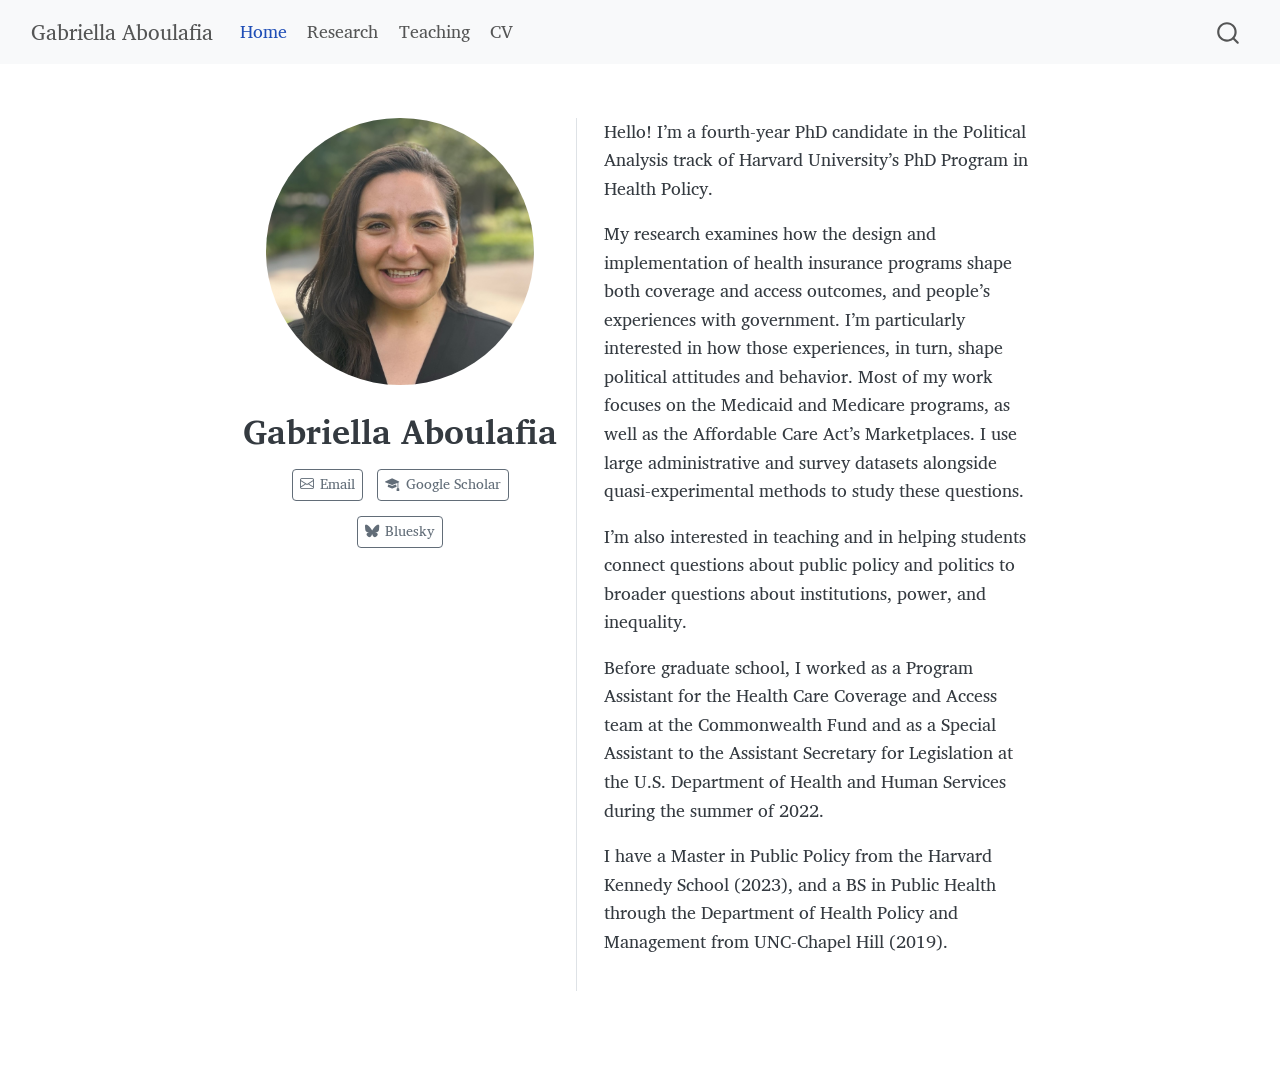
<file: docs/index.html>
<!DOCTYPE html>
<html xmlns="http://www.w3.org/1999/xhtml" lang="en" xml:lang="en"><head>

<meta charset="utf-8">
<meta name="generator" content="quarto-1.9.36">

<meta name="viewport" content="width=device-width, initial-scale=1.0, user-scalable=yes">

<meta name="description" content="Gabriella (Gaby) Aboulafia is a PhD candidate in Health Policy at Harvard University studying Medicaid, Medicare, and the Affordable Care Act’s Marketplaces.">

<title>Gabriella Aboulafia</title>
<style>
/* Default styles provided by pandoc.
** See https://pandoc.org/MANUAL.html#variables-for-html for config info.
*/
code{white-space: pre-wrap;}
span.smallcaps{font-variant: small-caps;}
div.columns{display: flex; gap: min(4vw, 1.5em);}
div.column{flex: auto; overflow-x: auto;}
div.hanging-indent{margin-left: 1.5em; text-indent: -1.5em;}
ul.task-list{list-style: none;}
ul.task-list li input[type="checkbox"] {
  width: 0.8em;
  margin: 0 0.8em 0.2em -1em; /* quarto-specific, see https://github.com/quarto-dev/quarto-cli/issues/4556 */ 
  vertical-align: middle;
}
</style>


<script src="site_libs/quarto-nav/quarto-nav.js"></script>
<script src="site_libs/quarto-nav/headroom.min.js"></script>
<script src="site_libs/clipboard/clipboard.min.js"></script>
<script src="site_libs/quarto-search/autocomplete.umd.js"></script>
<script src="site_libs/quarto-search/fuse.min.js"></script>
<script src="site_libs/quarto-search/quarto-search.js"></script>
<meta name="quarto:offset" content="./">
<script src="site_libs/quarto-html/quarto.js" type="module"></script>
<script src="site_libs/quarto-html/tabsets/tabsets.js" type="module"></script>
<script src="site_libs/quarto-html/popper.min.js"></script>
<script src="site_libs/quarto-html/tippy.umd.min.js"></script>
<link href="site_libs/quarto-html/tippy.css" rel="stylesheet">
<link href="site_libs/quarto-html/quarto-syntax-highlighting-845c23b38eaddc0f92fda52bfe77a8c8.css" rel="stylesheet" id="quarto-text-highlighting-styles">
<script src="site_libs/bootstrap/bootstrap.min.js"></script>
<link href="site_libs/bootstrap/bootstrap-icons.css" rel="stylesheet">
<link href="site_libs/bootstrap/bootstrap-dfab3d8a36e09fd0820029a806bcaeb9.min.css" rel="stylesheet" append-hash="true" id="quarto-bootstrap" data-mode="light">
<script id="quarto-search-options" type="application/json">{
  "location": "navbar",
  "copy-button": false,
  "collapse-after": 3,
  "panel-placement": "end",
  "type": "overlay",
  "limit": 50,
  "keyboard-shortcut": [
    "f",
    "/",
    "s"
  ],
  "show-item-context": false,
  "language": {
    "search-no-results-text": "No results",
    "search-matching-documents-text": "matching documents",
    "search-copy-link-title": "Copy link to search",
    "search-hide-matches-text": "Hide additional matches",
    "search-more-match-text": "more match in this document",
    "search-more-matches-text": "more matches in this document",
    "search-clear-button-title": "Clear",
    "search-text-placeholder": "",
    "search-detached-cancel-button-title": "Cancel",
    "search-submit-button-title": "Submit",
    "search-label": "Search"
  }
}</script>
<!-- Structured data: tells Google this page is about a specific person, and
     that "Gaby Aboulafia" is the same person as "Gabriella Aboulafia".
     The sameAs links are how Google ties the profiles together. -->
<script type="application/ld+json">
{
  "@context": "https://schema.org",
  "@type": "Person",
  "name": "Gabriella Aboulafia",
  "alternateName": ["Gaby Aboulafia", "Gabriella N. Aboulafia"],
  "url": "https://gaboulafia.com",
  "image": "https://gaboulafia.com/profile.jpg",
  "email": "mailto:gaboulafia@g.harvard.edu",
  "jobTitle": "PhD Candidate in Health Policy",
  "description": "PhD candidate in Health Policy at Harvard University studying Medicaid, Medicare, and the Affordable Care Act's Marketplaces.",
  "affiliation": {
    "@type": "CollegeOrUniversity",
    "name": "Harvard University"
  },
  "alumniOf": [
    { "@type": "CollegeOrUniversity", "name": "Harvard Kennedy School" },
    { "@type": "CollegeOrUniversity", "name": "University of North Carolina at Chapel Hill" }
  ],
  "knowsAbout": [
    "Health policy",
    "Medicaid",
    "Medicare",
    "Affordable Care Act",
    "Health insurance",
    "Political behavior"
  ],
  "sameAs": [
    "https://scholar.google.com/citations?user=ynljUeAAAAAJ",
    "https://bsky.app/profile/gabyaboulafia.bsky.social"
  ]
}
</script>


<link rel="stylesheet" href="styles.css">
<meta property="og:title" content="Gabriella Aboulafia">
<meta property="og:description" content="Gabriella (Gaby) Aboulafia is a PhD candidate in Health Policy at Harvard University studying Medicaid, Medicare, and the Affordable Care Act’s Marketplaces, and how experiences with health insurance shape political attitudes and behavior.">
<meta property="og:image" content="https://gaboulafia.com/profile.jpg">
<meta property="og:site_name" content="Gabriella Aboulafia">
<meta name="twitter:title" content="Gabriella Aboulafia">
<meta name="twitter:description" content="Gabriella (Gaby) Aboulafia is a PhD candidate in Health Policy at Harvard University studying Medicaid, Medicare, and the Affordable Care Act’s Marketplaces, and how experiences with health insurance shape political attitudes and behavior.">
<meta name="twitter:image" content="https://gaboulafia.com/profile.jpg">
<meta name="twitter:card" content="summary_large_image">
</head>

<body class="nav-fixed fullcontent quarto-light">

<div id="quarto-search-results"></div>
  <header id="quarto-header" class="headroom fixed-top">
    <nav class="navbar navbar-expand-lg " data-bs-theme="dark">
      <div class="navbar-container container-fluid">
      <div class="navbar-brand-container mx-auto">
    <a class="navbar-brand" href="./index.html">
    <span class="navbar-title">Gabriella Aboulafia</span>
    </a>
  </div>
            <div id="quarto-search" class="" title="Search"></div>
          <button class="navbar-toggler" type="button" data-bs-toggle="collapse" data-bs-target="#navbarCollapse" aria-controls="navbarCollapse" role="menu" aria-expanded="false" aria-label="Toggle navigation" onclick="if (window.quartoToggleHeadroom) { window.quartoToggleHeadroom(); }">
  <span class="navbar-toggler-icon"></span>
</button>
          <div class="collapse navbar-collapse" id="navbarCollapse">
            <ul class="navbar-nav navbar-nav-scroll me-auto">
  <li class="nav-item">
    <a class="nav-link active" href="./index.html" aria-current="page"> 
<span class="menu-text">Home</span></a>
  </li>  
  <li class="nav-item">
    <a class="nav-link" href="./research.html"> 
<span class="menu-text">Research</span></a>
  </li>  
  <li class="nav-item">
    <a class="nav-link" href="./teaching.html"> 
<span class="menu-text">Teaching</span></a>
  </li>  
  <li class="nav-item">
    <a class="nav-link" href="./cv.pdf"> 
<span class="menu-text">CV</span></a>
  </li>  
</ul>
          </div> <!-- /navcollapse -->
            <div class="quarto-navbar-tools">
</div>
      </div> <!-- /container-fluid -->
    </nav>
</header>
<!-- content -->
<div id="quarto-content" class="quarto-container page-columns page-rows-contents page-layout-article page-navbar">
<!-- sidebar -->
<!-- margin-sidebar -->
    
<!-- main -->
<div class="quarto-about-trestles">
  <div class="about-entity">
    <img src="profile.jpg" class="about-image
  round " style="height: 15em; width: 15em;">
<header id="title-block-header" class="quarto-title-block default">
<div class="quarto-title">
<h1 class="title">Gabriella Aboulafia</h1>
</div>
<div class="quarto-title-meta">
  </div>
</header>
    <div class="about-links">
  <a href="mailto:gaboulafia@g.harvard.edu" class="about-link" rel="" target="">
    <i class="bi bi-envelope"></i>
     <span class="about-link-text">Email</span>
  </a>
  <a href="https://scholar.google.com/citations?user=ynljUeAAAAAJ" class="about-link" rel="" target="">
    <i class="bi bi-mortarboard-fill"></i>
     <span class="about-link-text">Google Scholar</span>
  </a>
  <a href="https://bsky.app/profile/gabyaboulafia.bsky.social" class="about-link" rel="" target="">
    <i class="bi bi-bluesky"></i>
     <span class="about-link-text">Bluesky</span>
  </a>
</div>
  </div>
  <div class="about-contents"><main class="content" id="quarto-document-content">
<p>Hello! I’m a fourth-year PhD candidate in the Political Analysis track of Harvard University’s PhD Program in Health Policy.</p>
<p>My research examines how the design and implementation of health insurance programs shape both coverage and access outcomes, and people’s experiences with government. I’m particularly interested in how those experiences, in turn, shape political attitudes and behavior. Most of my work focuses on the Medicaid and Medicare programs, as well as the Affordable Care Act’s Marketplaces. I use large administrative and survey datasets alongside quasi-experimental methods to study these questions.</p>
<p>I’m also interested in teaching and in helping students connect questions about public policy and politics to broader questions about institutions, power, and inequality.</p>
<p>Before graduate school, I worked as a Program Assistant for the Health Care Coverage and Access team at the Commonwealth Fund and as a Special Assistant to the Assistant Secretary for Legislation at the U.S. Department of Health and Human Services during the summer of 2022.</p>
<p>I have a Master in Public Policy from the Harvard Kennedy School (2023), and a BS in Public Health through the Department of Health Policy and Management from UNC-Chapel Hill (2019).</p>


</main></div>
</div>
 <!-- /main -->
<script id="quarto-html-after-body" type="application/javascript">
  window.document.addEventListener("DOMContentLoaded", function (event) {
    const isCodeAnnotation = (el) => {
      for (const clz of el.classList) {
        if (clz.startsWith('code-annotation-')) {                     
          return true;
        }
      }
      return false;
    }
    const onCopySuccess = function(e) {
      // button target
      const button = e.trigger;
      // don't keep focus
      button.blur();
      // flash "checked"
      button.classList.add('code-copy-button-checked');
      var currentTitle = button.getAttribute("title");
      button.setAttribute("title", "Copied!");
      let tooltip;
      if (window.bootstrap) {
        button.setAttribute("data-bs-toggle", "tooltip");
        button.setAttribute("data-bs-placement", "left");
        button.setAttribute("data-bs-title", "Copied!");
        tooltip = new bootstrap.Tooltip(button, 
          { trigger: "manual", 
            customClass: "code-copy-button-tooltip",
            offset: [0, -8]});
        tooltip.show();    
      }
      setTimeout(function() {
        if (tooltip) {
          tooltip.hide();
          button.removeAttribute("data-bs-title");
          button.removeAttribute("data-bs-toggle");
          button.removeAttribute("data-bs-placement");
        }
        button.setAttribute("title", currentTitle);
        button.classList.remove('code-copy-button-checked');
      }, 1000);
      // clear code selection
      e.clearSelection();
    }
    const getTextToCopy = function(trigger) {
      const outerScaffold = trigger.parentElement.cloneNode(true);
      const codeEl = outerScaffold.querySelector('code');
      for (const childEl of codeEl.children) {
        if (isCodeAnnotation(childEl)) {
          childEl.remove();
        }
      }
      return codeEl.innerText;
    }
    const clipboard = new window.ClipboardJS('.code-copy-button:not([data-in-quarto-modal])', {
      text: getTextToCopy
    });
    clipboard.on('success', onCopySuccess);
    if (window.document.getElementById('quarto-embedded-source-code-modal')) {
      const clipboardModal = new window.ClipboardJS('.code-copy-button[data-in-quarto-modal]', {
        text: getTextToCopy,
        container: window.document.getElementById('quarto-embedded-source-code-modal')
      });
      clipboardModal.on('success', onCopySuccess);
    }
      var localhostRegex = new RegExp(/^(?:http|https):\/\/localhost\:?[0-9]*\//);
      var mailtoRegex = new RegExp(/^mailto:/);
        var filterRegex = new RegExp("https:\/\/gaboulafia\.com");
      var isInternal = (href) => {
          return filterRegex.test(href) || localhostRegex.test(href) || mailtoRegex.test(href);
      }
      // Inspect non-navigation links and adorn them if external
     var links = window.document.querySelectorAll('a[href]:not(.nav-link):not(.navbar-brand):not(.toc-action):not(.sidebar-link):not(.sidebar-item-toggle):not(.pagination-link):not(.no-external):not([aria-hidden]):not(.dropdown-item):not(.quarto-navigation-tool):not(.about-link)');
      for (var i=0; i<links.length; i++) {
        const link = links[i];
        if (!isInternal(link.href)) {
          // undo the damage that might have been done by quarto-nav.js in the case of
          // links that we want to consider external
          if (link.dataset.originalHref !== undefined) {
            link.href = link.dataset.originalHref;
          }
        }
      }
    function tippyHover(el, contentFn, onTriggerFn, onUntriggerFn) {
      const config = {
        allowHTML: true,
        maxWidth: 500,
        delay: 100,
        arrow: false,
        appendTo: function(el) {
            return el.parentElement;
        },
        interactive: true,
        interactiveBorder: 10,
        theme: 'quarto',
        placement: 'bottom-start',
      };
      if (contentFn) {
        config.content = contentFn;
      }
      if (onTriggerFn) {
        config.onTrigger = onTriggerFn;
      }
      if (onUntriggerFn) {
        config.onUntrigger = onUntriggerFn;
      }
      window.tippy(el, config); 
    }
    const noterefs = window.document.querySelectorAll('a[role="doc-noteref"]');
    for (var i=0; i<noterefs.length; i++) {
      const ref = noterefs[i];
      tippyHover(ref, function() {
        // use id or data attribute instead here
        let href = ref.getAttribute('data-footnote-href') || ref.getAttribute('href');
        try { href = new URL(href).hash; } catch {}
        const id = href.replace(/^#\/?/, "");
        const note = window.document.getElementById(id);
        if (note) {
          return note.innerHTML;
        } else {
          return "";
        }
      });
    }
    const xrefs = window.document.querySelectorAll('a.quarto-xref');
    const processXRef = (id, note) => {
      // Strip column container classes
      const stripColumnClz = (el) => {
        el.classList.remove("page-full", "page-columns");
        if (el.children) {
          for (const child of el.children) {
            stripColumnClz(child);
          }
        }
      }
      stripColumnClz(note)
      if (id === null || id.startsWith('sec-')) {
        // Special case sections, only their first couple elements
        const container = document.createElement("div");
        if (note.children && note.children.length > 2) {
          container.appendChild(note.children[0].cloneNode(true));
          for (let i = 1; i < note.children.length; i++) {
            const child = note.children[i];
            if (child.tagName === "P" && child.innerText === "") {
              continue;
            } else {
              container.appendChild(child.cloneNode(true));
              break;
            }
          }
          if (window.Quarto?.typesetMath) {
            window.Quarto.typesetMath(container);
          }
          return container.innerHTML
        } else {
          if (window.Quarto?.typesetMath) {
            window.Quarto.typesetMath(note);
          }
          return note.innerHTML;
        }
      } else {
        // Remove any anchor links if they are present
        const anchorLink = note.querySelector('a.anchorjs-link');
        if (anchorLink) {
          anchorLink.remove();
        }
        if (window.Quarto?.typesetMath) {
          window.Quarto.typesetMath(note);
        }
        if (note.classList.contains("callout")) {
          return note.outerHTML;
        } else {
          return note.innerHTML;
        }
      }
    }
    for (var i=0; i<xrefs.length; i++) {
      const xref = xrefs[i];
      tippyHover(xref, undefined, function(instance) {
        instance.disable();
        let url = xref.getAttribute('href');
        let hash = undefined; 
        if (url.startsWith('#')) {
          hash = url;
        } else {
          try { hash = new URL(url).hash; } catch {}
        }
        if (hash) {
          const id = hash.replace(/^#\/?/, "");
          const note = window.document.getElementById(id);
          if (note !== null) {
            try {
              const html = processXRef(id, note.cloneNode(true));
              instance.setContent(html);
            } finally {
              instance.enable();
              instance.show();
            }
          } else {
            // See if we can fetch this
            fetch(url.split('#')[0])
            .then(res => res.text())
            .then(html => {
              const parser = new DOMParser();
              const htmlDoc = parser.parseFromString(html, "text/html");
              const note = htmlDoc.getElementById(id);
              if (note !== null) {
                const html = processXRef(id, note);
                instance.setContent(html);
              } 
            }).finally(() => {
              instance.enable();
              instance.show();
            });
          }
        } else {
          // See if we can fetch a full url (with no hash to target)
          // This is a special case and we should probably do some content thinning / targeting
          fetch(url)
          .then(res => res.text())
          .then(html => {
            const parser = new DOMParser();
            const htmlDoc = parser.parseFromString(html, "text/html");
            const note = htmlDoc.querySelector('main.content');
            if (note !== null) {
              // This should only happen for chapter cross references
              // (since there is no id in the URL)
              // remove the first header
              if (note.children.length > 0 && note.children[0].tagName === "HEADER") {
                note.children[0].remove();
              }
              const html = processXRef(null, note);
              instance.setContent(html);
            } 
          }).finally(() => {
            instance.enable();
            instance.show();
          });
        }
      }, function(instance) {
      });
    }
        let selectedAnnoteEl;
        const selectorForAnnotation = ( cell, annotation) => {
          let cellAttr = 'data-code-cell="' + cell + '"';
          let lineAttr = 'data-code-annotation="' +  annotation + '"';
          const selector = 'span[' + cellAttr + '][' + lineAttr + ']';
          return selector;
        }
        const selectCodeLines = (annoteEl) => {
          const doc = window.document;
          const targetCell = annoteEl.getAttribute("data-target-cell");
          const targetAnnotation = annoteEl.getAttribute("data-target-annotation");
          const annoteSpan = window.document.querySelector(selectorForAnnotation(targetCell, targetAnnotation));
          const lines = annoteSpan.getAttribute("data-code-lines").split(",");
          const lineIds = lines.map((line) => {
            return targetCell + "-" + line;
          })
          let top = null;
          let height = null;
          let parent = null;
          if (lineIds.length > 0) {
              //compute the position of the single el (top and bottom and make a div)
              const el = window.document.getElementById(lineIds[0]);
              top = el.offsetTop;
              height = el.offsetHeight;
              parent = el.parentElement.parentElement;
            if (lineIds.length > 1) {
              const lastEl = window.document.getElementById(lineIds[lineIds.length - 1]);
              const bottom = lastEl.offsetTop + lastEl.offsetHeight;
              height = bottom - top;
            }
            if (top !== null && height !== null && parent !== null) {
              // cook up a div (if necessary) and position it 
              let div = window.document.getElementById("code-annotation-line-highlight");
              if (div === null) {
                div = window.document.createElement("div");
                div.setAttribute("id", "code-annotation-line-highlight");
                div.style.position = 'absolute';
                parent.appendChild(div);
              }
              div.style.top = top - 2 + "px";
              div.style.height = height + 4 + "px";
              div.style.left = 0;
              let gutterDiv = window.document.getElementById("code-annotation-line-highlight-gutter");
              if (gutterDiv === null) {
                gutterDiv = window.document.createElement("div");
                gutterDiv.setAttribute("id", "code-annotation-line-highlight-gutter");
                gutterDiv.style.position = 'absolute';
                const codeCell = window.document.getElementById(targetCell);
                const gutter = codeCell.querySelector('.code-annotation-gutter');
                gutter.appendChild(gutterDiv);
              }
              gutterDiv.style.top = top - 2 + "px";
              gutterDiv.style.height = height + 4 + "px";
            }
            selectedAnnoteEl = annoteEl;
          }
        };
        const unselectCodeLines = () => {
          const elementsIds = ["code-annotation-line-highlight", "code-annotation-line-highlight-gutter"];
          elementsIds.forEach((elId) => {
            const div = window.document.getElementById(elId);
            if (div) {
              div.remove();
            }
          });
          selectedAnnoteEl = undefined;
        };
          // Handle positioning of the toggle
      window.addEventListener(
        "resize",
        throttle(() => {
          elRect = undefined;
          if (selectedAnnoteEl) {
            selectCodeLines(selectedAnnoteEl);
          }
        }, 10)
      );
      function throttle(fn, ms) {
      let throttle = false;
      let timer;
        return (...args) => {
          if(!throttle) { // first call gets through
              fn.apply(this, args);
              throttle = true;
          } else { // all the others get throttled
              if(timer) clearTimeout(timer); // cancel #2
              timer = setTimeout(() => {
                fn.apply(this, args);
                timer = throttle = false;
              }, ms);
          }
        };
      }
        // Attach click handler to the DT
        const annoteDls = window.document.querySelectorAll('dt[data-target-cell]');
        for (const annoteDlNode of annoteDls) {
          annoteDlNode.addEventListener('click', (event) => {
            const clickedEl = event.target;
            if (clickedEl !== selectedAnnoteEl) {
              unselectCodeLines();
              const activeEl = window.document.querySelector('dt[data-target-cell].code-annotation-active');
              if (activeEl) {
                activeEl.classList.remove('code-annotation-active');
              }
              selectCodeLines(clickedEl);
              clickedEl.classList.add('code-annotation-active');
            } else {
              // Unselect the line
              unselectCodeLines();
              clickedEl.classList.remove('code-annotation-active');
            }
          });
        }
    const findCites = (el) => {
      const parentEl = el.parentElement;
      if (parentEl) {
        const cites = parentEl.dataset.cites;
        if (cites) {
          return {
            el,
            cites: cites.split(' ')
          };
        } else {
          return findCites(el.parentElement)
        }
      } else {
        return undefined;
      }
    };
    var bibliorefs = window.document.querySelectorAll('a[role="doc-biblioref"]');
    for (var i=0; i<bibliorefs.length; i++) {
      const ref = bibliorefs[i];
      const citeInfo = findCites(ref);
      if (citeInfo) {
        tippyHover(citeInfo.el, function() {
          var popup = window.document.createElement('div');
          citeInfo.cites.forEach(function(cite) {
            var citeDiv = window.document.createElement('div');
            citeDiv.classList.add('hanging-indent');
            citeDiv.classList.add('csl-entry');
            var biblioDiv = window.document.getElementById('ref-' + cite);
            if (biblioDiv) {
              citeDiv.innerHTML = biblioDiv.innerHTML;
            }
            popup.appendChild(citeDiv);
          });
          return popup.innerHTML;
        });
      }
    }
  });
  </script>
</div> <!-- /content -->




</body></html>
</file>
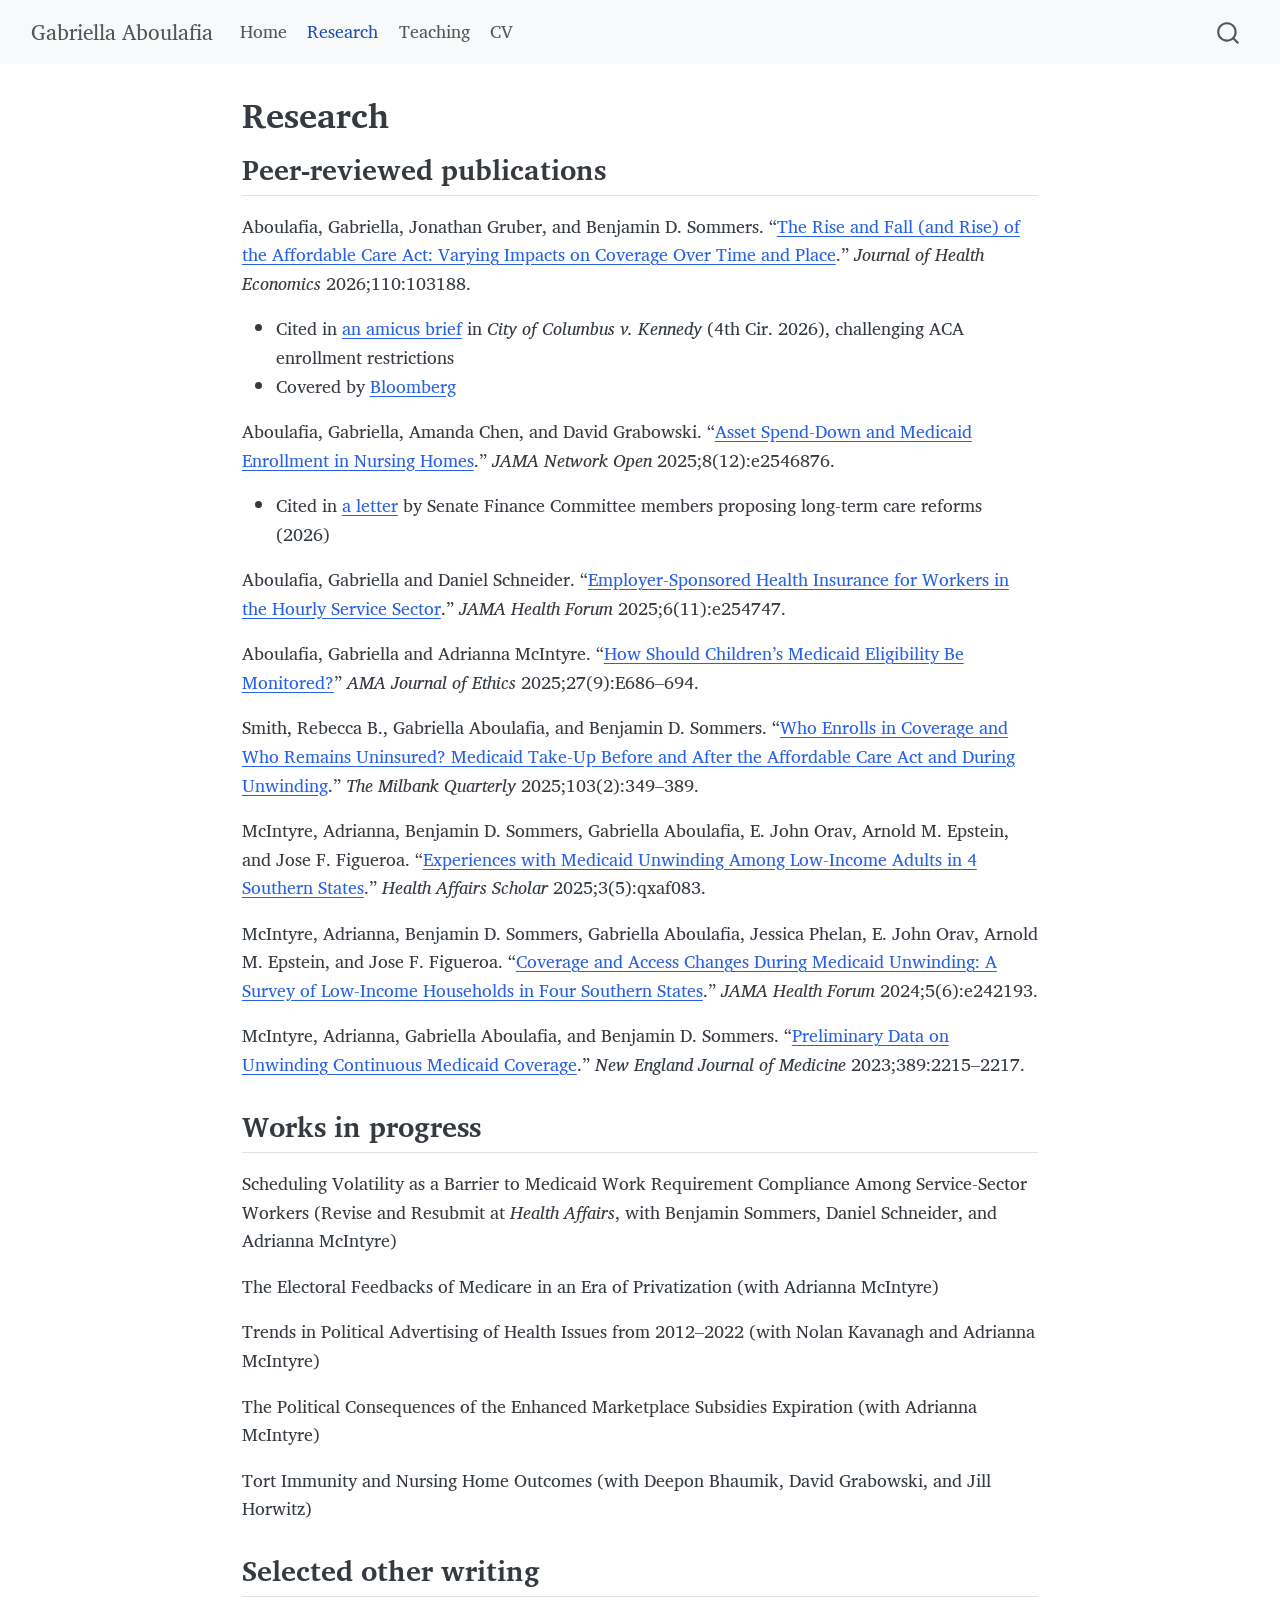
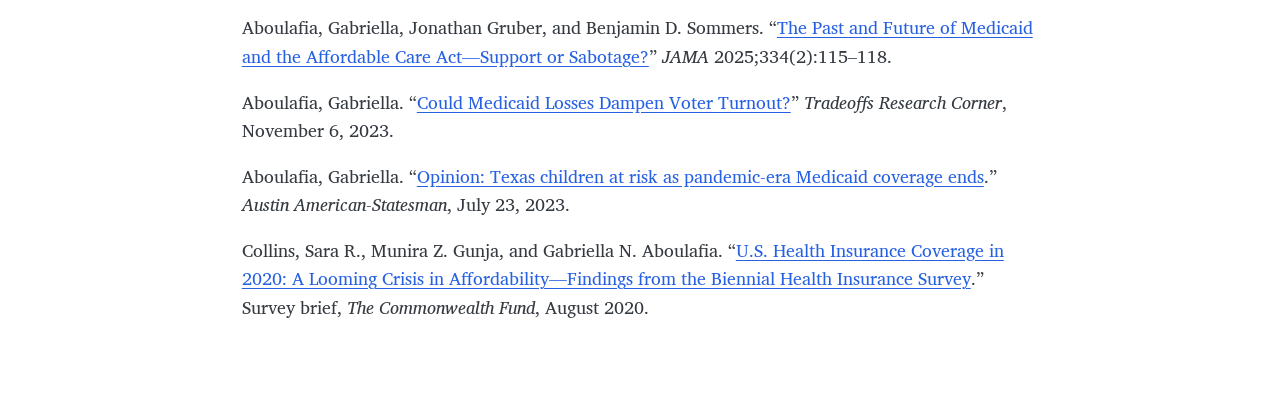
<file: docs/research.html>
<!DOCTYPE html>
<html xmlns="http://www.w3.org/1999/xhtml" lang="en" xml:lang="en"><head>

<meta charset="utf-8">
<meta name="generator" content="quarto-1.9.36">

<meta name="viewport" content="width=device-width, initial-scale=1.0, user-scalable=yes">

<meta name="description" content="Publications and working papers by Gabriella (Gaby) Aboulafia on Medicaid, Medicare, the Affordable Care Act, and the politics of health insurance.">

<title>Research – Gabriella Aboulafia</title>
<style>
/* Default styles provided by pandoc.
** See https://pandoc.org/MANUAL.html#variables-for-html for config info.
*/
code{white-space: pre-wrap;}
span.smallcaps{font-variant: small-caps;}
div.columns{display: flex; gap: min(4vw, 1.5em);}
div.column{flex: auto; overflow-x: auto;}
div.hanging-indent{margin-left: 1.5em; text-indent: -1.5em;}
ul.task-list{list-style: none;}
ul.task-list li input[type="checkbox"] {
  width: 0.8em;
  margin: 0 0.8em 0.2em -1em; /* quarto-specific, see https://github.com/quarto-dev/quarto-cli/issues/4556 */ 
  vertical-align: middle;
}
</style>


<script src="site_libs/quarto-nav/quarto-nav.js"></script>
<script src="site_libs/quarto-nav/headroom.min.js"></script>
<script src="site_libs/clipboard/clipboard.min.js"></script>
<script src="site_libs/quarto-search/autocomplete.umd.js"></script>
<script src="site_libs/quarto-search/fuse.min.js"></script>
<script src="site_libs/quarto-search/quarto-search.js"></script>
<meta name="quarto:offset" content="./">
<script src="site_libs/quarto-html/quarto.js" type="module"></script>
<script src="site_libs/quarto-html/tabsets/tabsets.js" type="module"></script>
<script src="site_libs/quarto-html/popper.min.js"></script>
<script src="site_libs/quarto-html/tippy.umd.min.js"></script>
<script src="site_libs/quarto-html/anchor.min.js"></script>
<link href="site_libs/quarto-html/tippy.css" rel="stylesheet">
<link href="site_libs/quarto-html/quarto-syntax-highlighting-845c23b38eaddc0f92fda52bfe77a8c8.css" rel="stylesheet" id="quarto-text-highlighting-styles">
<script src="site_libs/bootstrap/bootstrap.min.js"></script>
<link href="site_libs/bootstrap/bootstrap-icons.css" rel="stylesheet">
<link href="site_libs/bootstrap/bootstrap-dfab3d8a36e09fd0820029a806bcaeb9.min.css" rel="stylesheet" append-hash="true" id="quarto-bootstrap" data-mode="light">
<script id="quarto-search-options" type="application/json">{
  "location": "navbar",
  "copy-button": false,
  "collapse-after": 3,
  "panel-placement": "end",
  "type": "overlay",
  "limit": 50,
  "keyboard-shortcut": [
    "f",
    "/",
    "s"
  ],
  "show-item-context": false,
  "language": {
    "search-no-results-text": "No results",
    "search-matching-documents-text": "matching documents",
    "search-copy-link-title": "Copy link to search",
    "search-hide-matches-text": "Hide additional matches",
    "search-more-match-text": "more match in this document",
    "search-more-matches-text": "more matches in this document",
    "search-clear-button-title": "Clear",
    "search-text-placeholder": "",
    "search-detached-cancel-button-title": "Cancel",
    "search-submit-button-title": "Submit",
    "search-label": "Search"
  }
}</script>
<!-- Structured data: tells Google this page is about a specific person, and
     that "Gaby Aboulafia" is the same person as "Gabriella Aboulafia".
     The sameAs links are how Google ties the profiles together. -->
<script type="application/ld+json">
{
  "@context": "https://schema.org",
  "@type": "Person",
  "name": "Gabriella Aboulafia",
  "alternateName": ["Gaby Aboulafia", "Gabriella N. Aboulafia"],
  "url": "https://gaboulafia.com",
  "image": "https://gaboulafia.com/profile.jpg",
  "email": "mailto:gaboulafia@g.harvard.edu",
  "jobTitle": "PhD Candidate in Health Policy",
  "description": "PhD candidate in Health Policy at Harvard University studying Medicaid, Medicare, and the Affordable Care Act's Marketplaces.",
  "affiliation": {
    "@type": "CollegeOrUniversity",
    "name": "Harvard University"
  },
  "alumniOf": [
    { "@type": "CollegeOrUniversity", "name": "Harvard Kennedy School" },
    { "@type": "CollegeOrUniversity", "name": "University of North Carolina at Chapel Hill" }
  ],
  "knowsAbout": [
    "Health policy",
    "Medicaid",
    "Medicare",
    "Affordable Care Act",
    "Health insurance",
    "Political behavior"
  ],
  "sameAs": [
    "https://scholar.google.com/citations?user=ynljUeAAAAAJ",
    "https://bsky.app/profile/gabyaboulafia.bsky.social"
  ]
}
</script>


<link rel="stylesheet" href="styles.css">
<meta property="og:title" content="Research – Gabriella Aboulafia">
<meta property="og:description" content="Gabriella (Gaby) Aboulafia is a PhD candidate in Health Policy at Harvard University studying Medicaid, Medicare, and the Affordable Care Act’s Marketplaces, and how experiences with health insurance shape political attitudes and behavior.">
<meta property="og:image" content="https://gaboulafia.com/profile.jpg">
<meta property="og:site_name" content="Gabriella Aboulafia">
<meta name="twitter:title" content="Research – Gabriella Aboulafia">
<meta name="twitter:description" content="Gabriella (Gaby) Aboulafia is a PhD candidate in Health Policy at Harvard University studying Medicaid, Medicare, and the Affordable Care Act’s Marketplaces, and how experiences with health insurance shape political attitudes and behavior.">
<meta name="twitter:image" content="https://gaboulafia.com/profile.jpg">
<meta name="twitter:card" content="summary_large_image">
</head>

<body class="nav-fixed fullcontent quarto-light">

<div id="quarto-search-results"></div>
  <header id="quarto-header" class="headroom fixed-top">
    <nav class="navbar navbar-expand-lg " data-bs-theme="dark">
      <div class="navbar-container container-fluid">
      <div class="navbar-brand-container mx-auto">
    <a class="navbar-brand" href="./index.html">
    <span class="navbar-title">Gabriella Aboulafia</span>
    </a>
  </div>
            <div id="quarto-search" class="" title="Search"></div>
          <button class="navbar-toggler" type="button" data-bs-toggle="collapse" data-bs-target="#navbarCollapse" aria-controls="navbarCollapse" role="menu" aria-expanded="false" aria-label="Toggle navigation" onclick="if (window.quartoToggleHeadroom) { window.quartoToggleHeadroom(); }">
  <span class="navbar-toggler-icon"></span>
</button>
          <div class="collapse navbar-collapse" id="navbarCollapse">
            <ul class="navbar-nav navbar-nav-scroll me-auto">
  <li class="nav-item">
    <a class="nav-link" href="./index.html"> 
<span class="menu-text">Home</span></a>
  </li>  
  <li class="nav-item">
    <a class="nav-link active" href="./research.html" aria-current="page"> 
<span class="menu-text">Research</span></a>
  </li>  
  <li class="nav-item">
    <a class="nav-link" href="./teaching.html"> 
<span class="menu-text">Teaching</span></a>
  </li>  
  <li class="nav-item">
    <a class="nav-link" href="./cv.pdf"> 
<span class="menu-text">CV</span></a>
  </li>  
</ul>
          </div> <!-- /navcollapse -->
            <div class="quarto-navbar-tools">
</div>
      </div> <!-- /container-fluid -->
    </nav>
</header>
<!-- content -->
<div id="quarto-content" class="quarto-container page-columns page-rows-contents page-layout-article page-navbar">
<!-- sidebar -->
<!-- margin-sidebar -->
    
<!-- main -->
<main class="content" id="quarto-document-content">

<header id="title-block-header" class="quarto-title-block default">
<div class="quarto-title">
<h1 class="title">Research</h1>
</div>



<div class="quarto-title-meta">

    
  
    
  </div>
  


</header>


<section id="peer-reviewed-publications" class="level2">
<h2 class="anchored" data-anchor-id="peer-reviewed-publications">Peer-reviewed publications</h2>
<p>Aboulafia, Gabriella, Jonathan Gruber, and Benjamin D. Sommers. “<a href="https://doi.org/10.1016/j.jhealeco.2026.103188">The Rise and Fall (and Rise) of the Affordable Care Act: Varying Impacts on Coverage Over Time and Place</a>.” <em>Journal of Health Economics</em> 2026;110:103188.</p>
<ul>
<li>Cited in <a href="https://litigationtracker.law.georgetown.edu/wp-content/uploads/2026/07/City-of-Columbus-v.-Robert-Kennedy-Jr._2026.09.08_AMICUS-BRIEF-ECONOMISTS-AND-SCHOLARS-OF-HEALTH-POLICY.pdf">an amicus brief</a> in <em>City of Columbus v. Kennedy</em> (4th Cir. 2026), challenging ACA enrollment restrictions</li>
<li>Covered by <a href="https://www.bloomberg.com/opinion/articles/2025-07-24/the-quiet-obamacare-overhaul-needs-a-loud-reveal">Bloomberg</a></li>
</ul>
<p>Aboulafia, Gabriella, Amanda Chen, and David Grabowski. “<a href="https://doi.org/10.1001/jamanetworkopen.2025.46876">Asset Spend-Down and Medicaid Enrollment in Nursing Homes</a>.” <em>JAMA Network Open</em> 2025;8(12):e2546876.</p>
<ul>
<li>Cited in <a href="https://www.finance.senate.gov/imo/media/doc/052026_dear_colleague_long_term_care.pdf">a letter</a> by Senate Finance Committee members proposing long-term care reforms (2026)</li>
</ul>
<p>Aboulafia, Gabriella and Daniel Schneider. “<a href="https://doi.org/10.1001/jamahealthforum.2025.4747">Employer-Sponsored Health Insurance for Workers in the Hourly Service Sector</a>.” <em>JAMA Health Forum</em> 2025;6(11):e254747.</p>
<p>Aboulafia, Gabriella and Adrianna McIntyre. “<a href="https://doi.org/10.1001/amajethics.2025.686">How Should Children’s Medicaid Eligibility Be Monitored?</a>” <em>AMA Journal of Ethics</em> 2025;27(9):E686–694.</p>
<p>Smith, Rebecca B., Gabriella Aboulafia, and Benjamin D. Sommers. “<a href="https://doi.org/10.1111/1468-0009.70020">Who Enrolls in Coverage and Who Remains Uninsured? Medicaid Take-Up Before and After the Affordable Care Act and During Unwinding</a>.” <em>The Milbank Quarterly</em> 2025;103(2):349–389.</p>
<p>McIntyre, Adrianna, Benjamin D. Sommers, Gabriella Aboulafia, E. John Orav, Arnold M. Epstein, and Jose F. Figueroa. “<a href="https://doi.org/10.1093/haschl/qxaf083">Experiences with Medicaid Unwinding Among Low-Income Adults in 4 Southern States</a>.” <em>Health Affairs Scholar</em> 2025;3(5):qxaf083.</p>
<p>McIntyre, Adrianna, Benjamin D. Sommers, Gabriella Aboulafia, Jessica Phelan, E. John Orav, Arnold M. Epstein, and Jose F. Figueroa. “<a href="https://doi.org/10.1001/jamahealthforum.2024.2193">Coverage and Access Changes During Medicaid Unwinding: A Survey of Low-Income Households in Four Southern States</a>.” <em>JAMA Health Forum</em> 2024;5(6):e242193.</p>
<p>McIntyre, Adrianna, Gabriella Aboulafia, and Benjamin D. Sommers. “<a href="https://doi.org/10.1056/NEJMp2311336">Preliminary Data on Unwinding Continuous Medicaid Coverage</a>.” <em>New England Journal of Medicine</em> 2023;389:2215–2217.</p>
</section>
<section id="works-in-progress" class="level2">
<h2 class="anchored" data-anchor-id="works-in-progress">Works in progress</h2>
<p>Scheduling Volatility as a Barrier to Medicaid Work Requirement Compliance Among Service-Sector Workers (Revise and Resubmit at <em>Health Affairs</em>, with Benjamin Sommers, Daniel Schneider, and Adrianna McIntyre)</p>
<p>The Electoral Feedbacks of Medicare in an Era of Privatization (with Adrianna McIntyre)</p>
<p>Trends in Political Advertising of Health Issues from 2012–2022 (with Nolan Kavanagh and Adrianna McIntyre)</p>
<p>The Political Consequences of the Enhanced Marketplace Subsidies Expiration (with Adrianna McIntyre)</p>
<p>Tort Immunity and Nursing Home Outcomes (with Deepon Bhaumik, David Grabowski, and Jill Horwitz)</p>
</section>
<section id="selected-other-writing" class="level2">
<h2 class="anchored" data-anchor-id="selected-other-writing">Selected other writing</h2>
<p>Aboulafia, Gabriella, Jonathan Gruber, and Benjamin D. Sommers. “<a href="https://doi.org/10.1001/jama.2025.7109">The Past and Future of Medicaid and the Affordable Care Act—Support or Sabotage?</a>” <em>JAMA</em> 2025;334(2):115–118.</p>
<p>Aboulafia, Gabriella. “<a href="https://tradeoffs.org/2023/11/07/medicaid-unwinding-voter-elections/">Could Medicaid Losses Dampen Voter Turnout?</a>” <em>Tradeoffs Research Corner</em>, November 6, 2023.</p>
<p>Aboulafia, Gabriella. “<a href="https://www.statesman.com/story/opinion/columns/2023/07/23/opinion-medicaid-changes-put-texas-children-at-risk-after-covid-19/70442706007/">Opinion: Texas children at risk as pandemic-era Medicaid coverage ends</a>.” <em>Austin American-Statesman</em>, July 23, 2023.</p>
<p>Collins, Sara R., Munira Z. Gunja, and Gabriella N. Aboulafia. “<a href="https://www.commonwealthfund.org/publications/issue-briefs/2020/aug/looming-crisis-health-coverage-2020-biennial">U.S. Health Insurance Coverage in 2020: A Looming Crisis in Affordability—Findings from the Biennial Health Insurance Survey</a>.” Survey brief, <em>The Commonwealth Fund</em>, August 2020.</p>


</section>

</main> <!-- /main -->
<script id="quarto-html-after-body" type="application/javascript">
  window.document.addEventListener("DOMContentLoaded", function (event) {
    const icon = "";
    const anchorJS = new window.AnchorJS();
    anchorJS.options = {
      placement: 'right',
      icon: icon
    };
    anchorJS.add('.anchored');
    const isCodeAnnotation = (el) => {
      for (const clz of el.classList) {
        if (clz.startsWith('code-annotation-')) {                     
          return true;
        }
      }
      return false;
    }
    const onCopySuccess = function(e) {
      // button target
      const button = e.trigger;
      // don't keep focus
      button.blur();
      // flash "checked"
      button.classList.add('code-copy-button-checked');
      var currentTitle = button.getAttribute("title");
      button.setAttribute("title", "Copied!");
      let tooltip;
      if (window.bootstrap) {
        button.setAttribute("data-bs-toggle", "tooltip");
        button.setAttribute("data-bs-placement", "left");
        button.setAttribute("data-bs-title", "Copied!");
        tooltip = new bootstrap.Tooltip(button, 
          { trigger: "manual", 
            customClass: "code-copy-button-tooltip",
            offset: [0, -8]});
        tooltip.show();    
      }
      setTimeout(function() {
        if (tooltip) {
          tooltip.hide();
          button.removeAttribute("data-bs-title");
          button.removeAttribute("data-bs-toggle");
          button.removeAttribute("data-bs-placement");
        }
        button.setAttribute("title", currentTitle);
        button.classList.remove('code-copy-button-checked');
      }, 1000);
      // clear code selection
      e.clearSelection();
    }
    const getTextToCopy = function(trigger) {
      const outerScaffold = trigger.parentElement.cloneNode(true);
      const codeEl = outerScaffold.querySelector('code');
      for (const childEl of codeEl.children) {
        if (isCodeAnnotation(childEl)) {
          childEl.remove();
        }
      }
      return codeEl.innerText;
    }
    const clipboard = new window.ClipboardJS('.code-copy-button:not([data-in-quarto-modal])', {
      text: getTextToCopy
    });
    clipboard.on('success', onCopySuccess);
    if (window.document.getElementById('quarto-embedded-source-code-modal')) {
      const clipboardModal = new window.ClipboardJS('.code-copy-button[data-in-quarto-modal]', {
        text: getTextToCopy,
        container: window.document.getElementById('quarto-embedded-source-code-modal')
      });
      clipboardModal.on('success', onCopySuccess);
    }
      var localhostRegex = new RegExp(/^(?:http|https):\/\/localhost\:?[0-9]*\//);
      var mailtoRegex = new RegExp(/^mailto:/);
        var filterRegex = new RegExp("https:\/\/gaboulafia\.com");
      var isInternal = (href) => {
          return filterRegex.test(href) || localhostRegex.test(href) || mailtoRegex.test(href);
      }
      // Inspect non-navigation links and adorn them if external
     var links = window.document.querySelectorAll('a[href]:not(.nav-link):not(.navbar-brand):not(.toc-action):not(.sidebar-link):not(.sidebar-item-toggle):not(.pagination-link):not(.no-external):not([aria-hidden]):not(.dropdown-item):not(.quarto-navigation-tool):not(.about-link)');
      for (var i=0; i<links.length; i++) {
        const link = links[i];
        if (!isInternal(link.href)) {
          // undo the damage that might have been done by quarto-nav.js in the case of
          // links that we want to consider external
          if (link.dataset.originalHref !== undefined) {
            link.href = link.dataset.originalHref;
          }
        }
      }
    function tippyHover(el, contentFn, onTriggerFn, onUntriggerFn) {
      const config = {
        allowHTML: true,
        maxWidth: 500,
        delay: 100,
        arrow: false,
        appendTo: function(el) {
            return el.parentElement;
        },
        interactive: true,
        interactiveBorder: 10,
        theme: 'quarto',
        placement: 'bottom-start',
      };
      if (contentFn) {
        config.content = contentFn;
      }
      if (onTriggerFn) {
        config.onTrigger = onTriggerFn;
      }
      if (onUntriggerFn) {
        config.onUntrigger = onUntriggerFn;
      }
      window.tippy(el, config); 
    }
    const noterefs = window.document.querySelectorAll('a[role="doc-noteref"]');
    for (var i=0; i<noterefs.length; i++) {
      const ref = noterefs[i];
      tippyHover(ref, function() {
        // use id or data attribute instead here
        let href = ref.getAttribute('data-footnote-href') || ref.getAttribute('href');
        try { href = new URL(href).hash; } catch {}
        const id = href.replace(/^#\/?/, "");
        const note = window.document.getElementById(id);
        if (note) {
          return note.innerHTML;
        } else {
          return "";
        }
      });
    }
    const xrefs = window.document.querySelectorAll('a.quarto-xref');
    const processXRef = (id, note) => {
      // Strip column container classes
      const stripColumnClz = (el) => {
        el.classList.remove("page-full", "page-columns");
        if (el.children) {
          for (const child of el.children) {
            stripColumnClz(child);
          }
        }
      }
      stripColumnClz(note)
      if (id === null || id.startsWith('sec-')) {
        // Special case sections, only their first couple elements
        const container = document.createElement("div");
        if (note.children && note.children.length > 2) {
          container.appendChild(note.children[0].cloneNode(true));
          for (let i = 1; i < note.children.length; i++) {
            const child = note.children[i];
            if (child.tagName === "P" && child.innerText === "") {
              continue;
            } else {
              container.appendChild(child.cloneNode(true));
              break;
            }
          }
          if (window.Quarto?.typesetMath) {
            window.Quarto.typesetMath(container);
          }
          return container.innerHTML
        } else {
          if (window.Quarto?.typesetMath) {
            window.Quarto.typesetMath(note);
          }
          return note.innerHTML;
        }
      } else {
        // Remove any anchor links if they are present
        const anchorLink = note.querySelector('a.anchorjs-link');
        if (anchorLink) {
          anchorLink.remove();
        }
        if (window.Quarto?.typesetMath) {
          window.Quarto.typesetMath(note);
        }
        if (note.classList.contains("callout")) {
          return note.outerHTML;
        } else {
          return note.innerHTML;
        }
      }
    }
    for (var i=0; i<xrefs.length; i++) {
      const xref = xrefs[i];
      tippyHover(xref, undefined, function(instance) {
        instance.disable();
        let url = xref.getAttribute('href');
        let hash = undefined; 
        if (url.startsWith('#')) {
          hash = url;
        } else {
          try { hash = new URL(url).hash; } catch {}
        }
        if (hash) {
          const id = hash.replace(/^#\/?/, "");
          const note = window.document.getElementById(id);
          if (note !== null) {
            try {
              const html = processXRef(id, note.cloneNode(true));
              instance.setContent(html);
            } finally {
              instance.enable();
              instance.show();
            }
          } else {
            // See if we can fetch this
            fetch(url.split('#')[0])
            .then(res => res.text())
            .then(html => {
              const parser = new DOMParser();
              const htmlDoc = parser.parseFromString(html, "text/html");
              const note = htmlDoc.getElementById(id);
              if (note !== null) {
                const html = processXRef(id, note);
                instance.setContent(html);
              } 
            }).finally(() => {
              instance.enable();
              instance.show();
            });
          }
        } else {
          // See if we can fetch a full url (with no hash to target)
          // This is a special case and we should probably do some content thinning / targeting
          fetch(url)
          .then(res => res.text())
          .then(html => {
            const parser = new DOMParser();
            const htmlDoc = parser.parseFromString(html, "text/html");
            const note = htmlDoc.querySelector('main.content');
            if (note !== null) {
              // This should only happen for chapter cross references
              // (since there is no id in the URL)
              // remove the first header
              if (note.children.length > 0 && note.children[0].tagName === "HEADER") {
                note.children[0].remove();
              }
              const html = processXRef(null, note);
              instance.setContent(html);
            } 
          }).finally(() => {
            instance.enable();
            instance.show();
          });
        }
      }, function(instance) {
      });
    }
        let selectedAnnoteEl;
        const selectorForAnnotation = ( cell, annotation) => {
          let cellAttr = 'data-code-cell="' + cell + '"';
          let lineAttr = 'data-code-annotation="' +  annotation + '"';
          const selector = 'span[' + cellAttr + '][' + lineAttr + ']';
          return selector;
        }
        const selectCodeLines = (annoteEl) => {
          const doc = window.document;
          const targetCell = annoteEl.getAttribute("data-target-cell");
          const targetAnnotation = annoteEl.getAttribute("data-target-annotation");
          const annoteSpan = window.document.querySelector(selectorForAnnotation(targetCell, targetAnnotation));
          const lines = annoteSpan.getAttribute("data-code-lines").split(",");
          const lineIds = lines.map((line) => {
            return targetCell + "-" + line;
          })
          let top = null;
          let height = null;
          let parent = null;
          if (lineIds.length > 0) {
              //compute the position of the single el (top and bottom and make a div)
              const el = window.document.getElementById(lineIds[0]);
              top = el.offsetTop;
              height = el.offsetHeight;
              parent = el.parentElement.parentElement;
            if (lineIds.length > 1) {
              const lastEl = window.document.getElementById(lineIds[lineIds.length - 1]);
              const bottom = lastEl.offsetTop + lastEl.offsetHeight;
              height = bottom - top;
            }
            if (top !== null && height !== null && parent !== null) {
              // cook up a div (if necessary) and position it 
              let div = window.document.getElementById("code-annotation-line-highlight");
              if (div === null) {
                div = window.document.createElement("div");
                div.setAttribute("id", "code-annotation-line-highlight");
                div.style.position = 'absolute';
                parent.appendChild(div);
              }
              div.style.top = top - 2 + "px";
              div.style.height = height + 4 + "px";
              div.style.left = 0;
              let gutterDiv = window.document.getElementById("code-annotation-line-highlight-gutter");
              if (gutterDiv === null) {
                gutterDiv = window.document.createElement("div");
                gutterDiv.setAttribute("id", "code-annotation-line-highlight-gutter");
                gutterDiv.style.position = 'absolute';
                const codeCell = window.document.getElementById(targetCell);
                const gutter = codeCell.querySelector('.code-annotation-gutter');
                gutter.appendChild(gutterDiv);
              }
              gutterDiv.style.top = top - 2 + "px";
              gutterDiv.style.height = height + 4 + "px";
            }
            selectedAnnoteEl = annoteEl;
          }
        };
        const unselectCodeLines = () => {
          const elementsIds = ["code-annotation-line-highlight", "code-annotation-line-highlight-gutter"];
          elementsIds.forEach((elId) => {
            const div = window.document.getElementById(elId);
            if (div) {
              div.remove();
            }
          });
          selectedAnnoteEl = undefined;
        };
          // Handle positioning of the toggle
      window.addEventListener(
        "resize",
        throttle(() => {
          elRect = undefined;
          if (selectedAnnoteEl) {
            selectCodeLines(selectedAnnoteEl);
          }
        }, 10)
      );
      function throttle(fn, ms) {
      let throttle = false;
      let timer;
        return (...args) => {
          if(!throttle) { // first call gets through
              fn.apply(this, args);
              throttle = true;
          } else { // all the others get throttled
              if(timer) clearTimeout(timer); // cancel #2
              timer = setTimeout(() => {
                fn.apply(this, args);
                timer = throttle = false;
              }, ms);
          }
        };
      }
        // Attach click handler to the DT
        const annoteDls = window.document.querySelectorAll('dt[data-target-cell]');
        for (const annoteDlNode of annoteDls) {
          annoteDlNode.addEventListener('click', (event) => {
            const clickedEl = event.target;
            if (clickedEl !== selectedAnnoteEl) {
              unselectCodeLines();
              const activeEl = window.document.querySelector('dt[data-target-cell].code-annotation-active');
              if (activeEl) {
                activeEl.classList.remove('code-annotation-active');
              }
              selectCodeLines(clickedEl);
              clickedEl.classList.add('code-annotation-active');
            } else {
              // Unselect the line
              unselectCodeLines();
              clickedEl.classList.remove('code-annotation-active');
            }
          });
        }
    const findCites = (el) => {
      const parentEl = el.parentElement;
      if (parentEl) {
        const cites = parentEl.dataset.cites;
        if (cites) {
          return {
            el,
            cites: cites.split(' ')
          };
        } else {
          return findCites(el.parentElement)
        }
      } else {
        return undefined;
      }
    };
    var bibliorefs = window.document.querySelectorAll('a[role="doc-biblioref"]');
    for (var i=0; i<bibliorefs.length; i++) {
      const ref = bibliorefs[i];
      const citeInfo = findCites(ref);
      if (citeInfo) {
        tippyHover(citeInfo.el, function() {
          var popup = window.document.createElement('div');
          citeInfo.cites.forEach(function(cite) {
            var citeDiv = window.document.createElement('div');
            citeDiv.classList.add('hanging-indent');
            citeDiv.classList.add('csl-entry');
            var biblioDiv = window.document.getElementById('ref-' + cite);
            if (biblioDiv) {
              citeDiv.innerHTML = biblioDiv.innerHTML;
            }
            popup.appendChild(citeDiv);
          });
          return popup.innerHTML;
        });
      }
    }
  });
  </script>
</div> <!-- /content -->




</body></html>
</file>
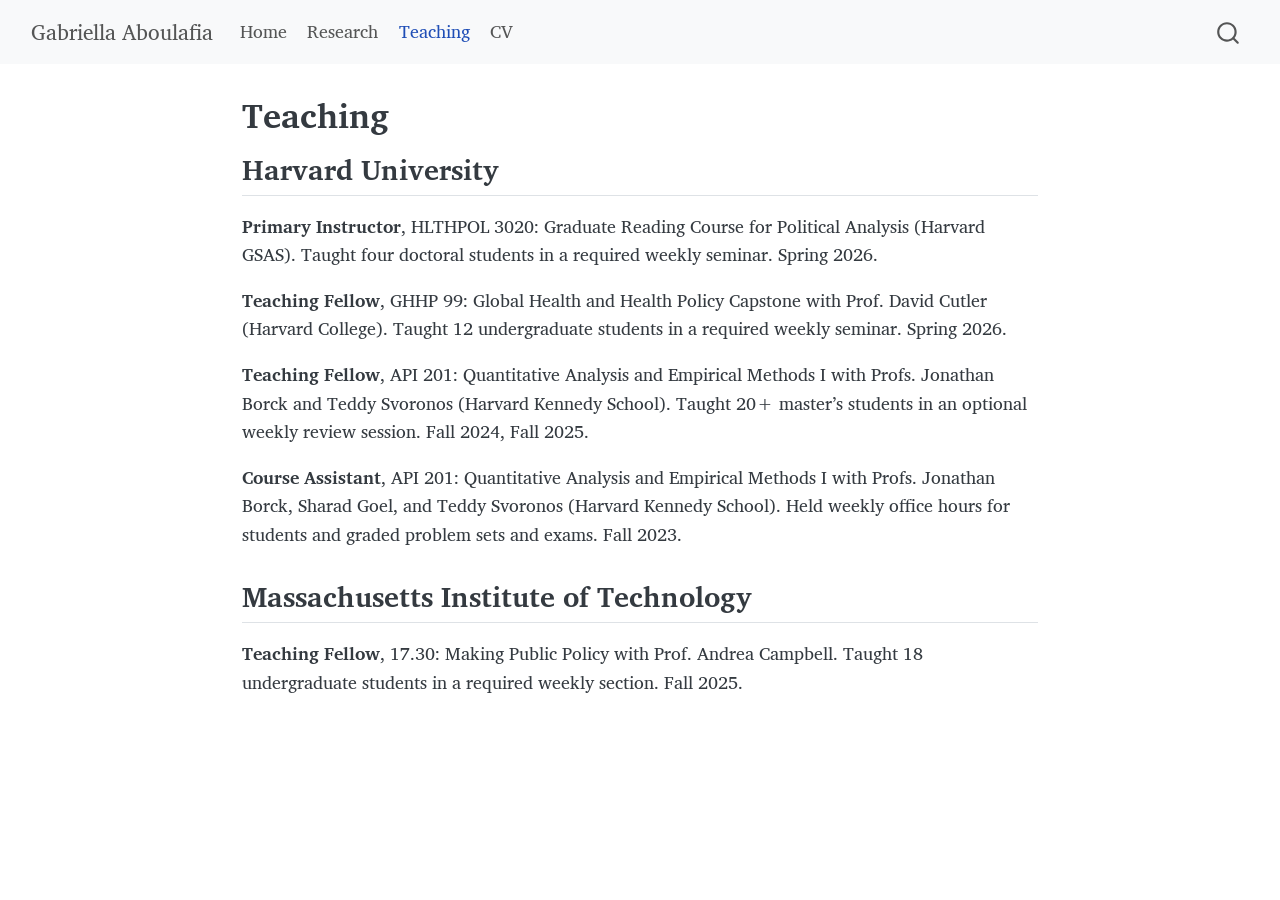
<file: docs/teaching.html>
<!DOCTYPE html>
<html xmlns="http://www.w3.org/1999/xhtml" lang="en" xml:lang="en"><head>

<meta charset="utf-8">
<meta name="generator" content="quarto-1.9.36">

<meta name="viewport" content="width=device-width, initial-scale=1.0, user-scalable=yes">

<meta name="description" content="Courses taught by Gabriella (Gaby) Aboulafia at Harvard University and MIT.">

<title>Teaching – Gabriella Aboulafia</title>
<style>
/* Default styles provided by pandoc.
** See https://pandoc.org/MANUAL.html#variables-for-html for config info.
*/
code{white-space: pre-wrap;}
span.smallcaps{font-variant: small-caps;}
div.columns{display: flex; gap: min(4vw, 1.5em);}
div.column{flex: auto; overflow-x: auto;}
div.hanging-indent{margin-left: 1.5em; text-indent: -1.5em;}
ul.task-list{list-style: none;}
ul.task-list li input[type="checkbox"] {
  width: 0.8em;
  margin: 0 0.8em 0.2em -1em; /* quarto-specific, see https://github.com/quarto-dev/quarto-cli/issues/4556 */ 
  vertical-align: middle;
}
</style>


<script src="site_libs/quarto-nav/quarto-nav.js"></script>
<script src="site_libs/quarto-nav/headroom.min.js"></script>
<script src="site_libs/clipboard/clipboard.min.js"></script>
<script src="site_libs/quarto-search/autocomplete.umd.js"></script>
<script src="site_libs/quarto-search/fuse.min.js"></script>
<script src="site_libs/quarto-search/quarto-search.js"></script>
<meta name="quarto:offset" content="./">
<script src="site_libs/quarto-html/quarto.js" type="module"></script>
<script src="site_libs/quarto-html/tabsets/tabsets.js" type="module"></script>
<script src="site_libs/quarto-html/popper.min.js"></script>
<script src="site_libs/quarto-html/tippy.umd.min.js"></script>
<script src="site_libs/quarto-html/anchor.min.js"></script>
<link href="site_libs/quarto-html/tippy.css" rel="stylesheet">
<link href="site_libs/quarto-html/quarto-syntax-highlighting-845c23b38eaddc0f92fda52bfe77a8c8.css" rel="stylesheet" id="quarto-text-highlighting-styles">
<script src="site_libs/bootstrap/bootstrap.min.js"></script>
<link href="site_libs/bootstrap/bootstrap-icons.css" rel="stylesheet">
<link href="site_libs/bootstrap/bootstrap-dfab3d8a36e09fd0820029a806bcaeb9.min.css" rel="stylesheet" append-hash="true" id="quarto-bootstrap" data-mode="light">
<script id="quarto-search-options" type="application/json">{
  "location": "navbar",
  "copy-button": false,
  "collapse-after": 3,
  "panel-placement": "end",
  "type": "overlay",
  "limit": 50,
  "keyboard-shortcut": [
    "f",
    "/",
    "s"
  ],
  "show-item-context": false,
  "language": {
    "search-no-results-text": "No results",
    "search-matching-documents-text": "matching documents",
    "search-copy-link-title": "Copy link to search",
    "search-hide-matches-text": "Hide additional matches",
    "search-more-match-text": "more match in this document",
    "search-more-matches-text": "more matches in this document",
    "search-clear-button-title": "Clear",
    "search-text-placeholder": "",
    "search-detached-cancel-button-title": "Cancel",
    "search-submit-button-title": "Submit",
    "search-label": "Search"
  }
}</script>
<!-- Structured data: tells Google this page is about a specific person, and
     that "Gaby Aboulafia" is the same person as "Gabriella Aboulafia".
     The sameAs links are how Google ties the profiles together. -->
<script type="application/ld+json">
{
  "@context": "https://schema.org",
  "@type": "Person",
  "name": "Gabriella Aboulafia",
  "alternateName": ["Gaby Aboulafia", "Gabriella N. Aboulafia"],
  "url": "https://gaboulafia.com",
  "image": "https://gaboulafia.com/profile.jpg",
  "email": "mailto:gaboulafia@g.harvard.edu",
  "jobTitle": "PhD Candidate in Health Policy",
  "description": "PhD candidate in Health Policy at Harvard University studying Medicaid, Medicare, and the Affordable Care Act's Marketplaces.",
  "affiliation": {
    "@type": "CollegeOrUniversity",
    "name": "Harvard University"
  },
  "alumniOf": [
    { "@type": "CollegeOrUniversity", "name": "Harvard Kennedy School" },
    { "@type": "CollegeOrUniversity", "name": "University of North Carolina at Chapel Hill" }
  ],
  "knowsAbout": [
    "Health policy",
    "Medicaid",
    "Medicare",
    "Affordable Care Act",
    "Health insurance",
    "Political behavior"
  ],
  "sameAs": [
    "https://scholar.google.com/citations?user=ynljUeAAAAAJ",
    "https://bsky.app/profile/gabyaboulafia.bsky.social"
  ]
}
</script>


<link rel="stylesheet" href="styles.css">
<meta property="og:title" content="Teaching – Gabriella Aboulafia">
<meta property="og:description" content="Gabriella (Gaby) Aboulafia is a PhD candidate in Health Policy at Harvard University studying Medicaid, Medicare, and the Affordable Care Act’s Marketplaces, and how experiences with health insurance shape political attitudes and behavior.">
<meta property="og:image" content="https://gaboulafia.com/profile.jpg">
<meta property="og:site_name" content="Gabriella Aboulafia">
<meta name="twitter:title" content="Teaching – Gabriella Aboulafia">
<meta name="twitter:description" content="Gabriella (Gaby) Aboulafia is a PhD candidate in Health Policy at Harvard University studying Medicaid, Medicare, and the Affordable Care Act’s Marketplaces, and how experiences with health insurance shape political attitudes and behavior.">
<meta name="twitter:image" content="https://gaboulafia.com/profile.jpg">
<meta name="twitter:card" content="summary_large_image">
</head>

<body class="nav-fixed fullcontent quarto-light">

<div id="quarto-search-results"></div>
  <header id="quarto-header" class="headroom fixed-top">
    <nav class="navbar navbar-expand-lg " data-bs-theme="dark">
      <div class="navbar-container container-fluid">
      <div class="navbar-brand-container mx-auto">
    <a class="navbar-brand" href="./index.html">
    <span class="navbar-title">Gabriella Aboulafia</span>
    </a>
  </div>
            <div id="quarto-search" class="" title="Search"></div>
          <button class="navbar-toggler" type="button" data-bs-toggle="collapse" data-bs-target="#navbarCollapse" aria-controls="navbarCollapse" role="menu" aria-expanded="false" aria-label="Toggle navigation" onclick="if (window.quartoToggleHeadroom) { window.quartoToggleHeadroom(); }">
  <span class="navbar-toggler-icon"></span>
</button>
          <div class="collapse navbar-collapse" id="navbarCollapse">
            <ul class="navbar-nav navbar-nav-scroll me-auto">
  <li class="nav-item">
    <a class="nav-link" href="./index.html"> 
<span class="menu-text">Home</span></a>
  </li>  
  <li class="nav-item">
    <a class="nav-link" href="./research.html"> 
<span class="menu-text">Research</span></a>
  </li>  
  <li class="nav-item">
    <a class="nav-link active" href="./teaching.html" aria-current="page"> 
<span class="menu-text">Teaching</span></a>
  </li>  
  <li class="nav-item">
    <a class="nav-link" href="./cv.pdf"> 
<span class="menu-text">CV</span></a>
  </li>  
</ul>
          </div> <!-- /navcollapse -->
            <div class="quarto-navbar-tools">
</div>
      </div> <!-- /container-fluid -->
    </nav>
</header>
<!-- content -->
<div id="quarto-content" class="quarto-container page-columns page-rows-contents page-layout-article page-navbar">
<!-- sidebar -->
<!-- margin-sidebar -->
    
<!-- main -->
<main class="content" id="quarto-document-content">

<header id="title-block-header" class="quarto-title-block default">
<div class="quarto-title">
<h1 class="title">Teaching</h1>
</div>



<div class="quarto-title-meta">

    
  
    
  </div>
  


</header>


<section id="harvard-university" class="level2">
<h2 class="anchored" data-anchor-id="harvard-university">Harvard University</h2>
<p><strong>Primary Instructor</strong>, HLTHPOL 3020: Graduate Reading Course for Political Analysis (Harvard GSAS). Taught four doctoral students in a required weekly seminar. Spring 2026.</p>
<p><strong>Teaching Fellow</strong>, GHHP 99: Global Health and Health Policy Capstone with Prof.&nbsp;David Cutler (Harvard College). Taught 12 undergraduate students in a required weekly seminar. Spring 2026.</p>
<p><strong>Teaching Fellow</strong>, API 201: Quantitative Analysis and Empirical Methods I with Profs. Jonathan Borck and Teddy Svoronos (Harvard Kennedy School). Taught 20+ master’s students in an optional weekly review session. Fall 2024, Fall 2025.</p>
<p><strong>Course Assistant</strong>, API 201: Quantitative Analysis and Empirical Methods I with Profs. Jonathan Borck, Sharad Goel, and Teddy Svoronos (Harvard Kennedy School). Held weekly office hours for students and graded problem sets and exams. Fall 2023.</p>
</section>
<section id="massachusetts-institute-of-technology" class="level2">
<h2 class="anchored" data-anchor-id="massachusetts-institute-of-technology">Massachusetts Institute of Technology</h2>
<p><strong>Teaching Fellow</strong>, 17.30: Making Public Policy with Prof.&nbsp;Andrea Campbell. Taught 18 undergraduate students in a required weekly section. Fall 2025.</p>


</section>

</main> <!-- /main -->
<script id="quarto-html-after-body" type="application/javascript">
  window.document.addEventListener("DOMContentLoaded", function (event) {
    const icon = "";
    const anchorJS = new window.AnchorJS();
    anchorJS.options = {
      placement: 'right',
      icon: icon
    };
    anchorJS.add('.anchored');
    const isCodeAnnotation = (el) => {
      for (const clz of el.classList) {
        if (clz.startsWith('code-annotation-')) {                     
          return true;
        }
      }
      return false;
    }
    const onCopySuccess = function(e) {
      // button target
      const button = e.trigger;
      // don't keep focus
      button.blur();
      // flash "checked"
      button.classList.add('code-copy-button-checked');
      var currentTitle = button.getAttribute("title");
      button.setAttribute("title", "Copied!");
      let tooltip;
      if (window.bootstrap) {
        button.setAttribute("data-bs-toggle", "tooltip");
        button.setAttribute("data-bs-placement", "left");
        button.setAttribute("data-bs-title", "Copied!");
        tooltip = new bootstrap.Tooltip(button, 
          { trigger: "manual", 
            customClass: "code-copy-button-tooltip",
            offset: [0, -8]});
        tooltip.show();    
      }
      setTimeout(function() {
        if (tooltip) {
          tooltip.hide();
          button.removeAttribute("data-bs-title");
          button.removeAttribute("data-bs-toggle");
          button.removeAttribute("data-bs-placement");
        }
        button.setAttribute("title", currentTitle);
        button.classList.remove('code-copy-button-checked');
      }, 1000);
      // clear code selection
      e.clearSelection();
    }
    const getTextToCopy = function(trigger) {
      const outerScaffold = trigger.parentElement.cloneNode(true);
      const codeEl = outerScaffold.querySelector('code');
      for (const childEl of codeEl.children) {
        if (isCodeAnnotation(childEl)) {
          childEl.remove();
        }
      }
      return codeEl.innerText;
    }
    const clipboard = new window.ClipboardJS('.code-copy-button:not([data-in-quarto-modal])', {
      text: getTextToCopy
    });
    clipboard.on('success', onCopySuccess);
    if (window.document.getElementById('quarto-embedded-source-code-modal')) {
      const clipboardModal = new window.ClipboardJS('.code-copy-button[data-in-quarto-modal]', {
        text: getTextToCopy,
        container: window.document.getElementById('quarto-embedded-source-code-modal')
      });
      clipboardModal.on('success', onCopySuccess);
    }
      var localhostRegex = new RegExp(/^(?:http|https):\/\/localhost\:?[0-9]*\//);
      var mailtoRegex = new RegExp(/^mailto:/);
        var filterRegex = new RegExp("https:\/\/gaboulafia\.com");
      var isInternal = (href) => {
          return filterRegex.test(href) || localhostRegex.test(href) || mailtoRegex.test(href);
      }
      // Inspect non-navigation links and adorn them if external
     var links = window.document.querySelectorAll('a[href]:not(.nav-link):not(.navbar-brand):not(.toc-action):not(.sidebar-link):not(.sidebar-item-toggle):not(.pagination-link):not(.no-external):not([aria-hidden]):not(.dropdown-item):not(.quarto-navigation-tool):not(.about-link)');
      for (var i=0; i<links.length; i++) {
        const link = links[i];
        if (!isInternal(link.href)) {
          // undo the damage that might have been done by quarto-nav.js in the case of
          // links that we want to consider external
          if (link.dataset.originalHref !== undefined) {
            link.href = link.dataset.originalHref;
          }
        }
      }
    function tippyHover(el, contentFn, onTriggerFn, onUntriggerFn) {
      const config = {
        allowHTML: true,
        maxWidth: 500,
        delay: 100,
        arrow: false,
        appendTo: function(el) {
            return el.parentElement;
        },
        interactive: true,
        interactiveBorder: 10,
        theme: 'quarto',
        placement: 'bottom-start',
      };
      if (contentFn) {
        config.content = contentFn;
      }
      if (onTriggerFn) {
        config.onTrigger = onTriggerFn;
      }
      if (onUntriggerFn) {
        config.onUntrigger = onUntriggerFn;
      }
      window.tippy(el, config); 
    }
    const noterefs = window.document.querySelectorAll('a[role="doc-noteref"]');
    for (var i=0; i<noterefs.length; i++) {
      const ref = noterefs[i];
      tippyHover(ref, function() {
        // use id or data attribute instead here
        let href = ref.getAttribute('data-footnote-href') || ref.getAttribute('href');
        try { href = new URL(href).hash; } catch {}
        const id = href.replace(/^#\/?/, "");
        const note = window.document.getElementById(id);
        if (note) {
          return note.innerHTML;
        } else {
          return "";
        }
      });
    }
    const xrefs = window.document.querySelectorAll('a.quarto-xref');
    const processXRef = (id, note) => {
      // Strip column container classes
      const stripColumnClz = (el) => {
        el.classList.remove("page-full", "page-columns");
        if (el.children) {
          for (const child of el.children) {
            stripColumnClz(child);
          }
        }
      }
      stripColumnClz(note)
      if (id === null || id.startsWith('sec-')) {
        // Special case sections, only their first couple elements
        const container = document.createElement("div");
        if (note.children && note.children.length > 2) {
          container.appendChild(note.children[0].cloneNode(true));
          for (let i = 1; i < note.children.length; i++) {
            const child = note.children[i];
            if (child.tagName === "P" && child.innerText === "") {
              continue;
            } else {
              container.appendChild(child.cloneNode(true));
              break;
            }
          }
          if (window.Quarto?.typesetMath) {
            window.Quarto.typesetMath(container);
          }
          return container.innerHTML
        } else {
          if (window.Quarto?.typesetMath) {
            window.Quarto.typesetMath(note);
          }
          return note.innerHTML;
        }
      } else {
        // Remove any anchor links if they are present
        const anchorLink = note.querySelector('a.anchorjs-link');
        if (anchorLink) {
          anchorLink.remove();
        }
        if (window.Quarto?.typesetMath) {
          window.Quarto.typesetMath(note);
        }
        if (note.classList.contains("callout")) {
          return note.outerHTML;
        } else {
          return note.innerHTML;
        }
      }
    }
    for (var i=0; i<xrefs.length; i++) {
      const xref = xrefs[i];
      tippyHover(xref, undefined, function(instance) {
        instance.disable();
        let url = xref.getAttribute('href');
        let hash = undefined; 
        if (url.startsWith('#')) {
          hash = url;
        } else {
          try { hash = new URL(url).hash; } catch {}
        }
        if (hash) {
          const id = hash.replace(/^#\/?/, "");
          const note = window.document.getElementById(id);
          if (note !== null) {
            try {
              const html = processXRef(id, note.cloneNode(true));
              instance.setContent(html);
            } finally {
              instance.enable();
              instance.show();
            }
          } else {
            // See if we can fetch this
            fetch(url.split('#')[0])
            .then(res => res.text())
            .then(html => {
              const parser = new DOMParser();
              const htmlDoc = parser.parseFromString(html, "text/html");
              const note = htmlDoc.getElementById(id);
              if (note !== null) {
                const html = processXRef(id, note);
                instance.setContent(html);
              } 
            }).finally(() => {
              instance.enable();
              instance.show();
            });
          }
        } else {
          // See if we can fetch a full url (with no hash to target)
          // This is a special case and we should probably do some content thinning / targeting
          fetch(url)
          .then(res => res.text())
          .then(html => {
            const parser = new DOMParser();
            const htmlDoc = parser.parseFromString(html, "text/html");
            const note = htmlDoc.querySelector('main.content');
            if (note !== null) {
              // This should only happen for chapter cross references
              // (since there is no id in the URL)
              // remove the first header
              if (note.children.length > 0 && note.children[0].tagName === "HEADER") {
                note.children[0].remove();
              }
              const html = processXRef(null, note);
              instance.setContent(html);
            } 
          }).finally(() => {
            instance.enable();
            instance.show();
          });
        }
      }, function(instance) {
      });
    }
        let selectedAnnoteEl;
        const selectorForAnnotation = ( cell, annotation) => {
          let cellAttr = 'data-code-cell="' + cell + '"';
          let lineAttr = 'data-code-annotation="' +  annotation + '"';
          const selector = 'span[' + cellAttr + '][' + lineAttr + ']';
          return selector;
        }
        const selectCodeLines = (annoteEl) => {
          const doc = window.document;
          const targetCell = annoteEl.getAttribute("data-target-cell");
          const targetAnnotation = annoteEl.getAttribute("data-target-annotation");
          const annoteSpan = window.document.querySelector(selectorForAnnotation(targetCell, targetAnnotation));
          const lines = annoteSpan.getAttribute("data-code-lines").split(",");
          const lineIds = lines.map((line) => {
            return targetCell + "-" + line;
          })
          let top = null;
          let height = null;
          let parent = null;
          if (lineIds.length > 0) {
              //compute the position of the single el (top and bottom and make a div)
              const el = window.document.getElementById(lineIds[0]);
              top = el.offsetTop;
              height = el.offsetHeight;
              parent = el.parentElement.parentElement;
            if (lineIds.length > 1) {
              const lastEl = window.document.getElementById(lineIds[lineIds.length - 1]);
              const bottom = lastEl.offsetTop + lastEl.offsetHeight;
              height = bottom - top;
            }
            if (top !== null && height !== null && parent !== null) {
              // cook up a div (if necessary) and position it 
              let div = window.document.getElementById("code-annotation-line-highlight");
              if (div === null) {
                div = window.document.createElement("div");
                div.setAttribute("id", "code-annotation-line-highlight");
                div.style.position = 'absolute';
                parent.appendChild(div);
              }
              div.style.top = top - 2 + "px";
              div.style.height = height + 4 + "px";
              div.style.left = 0;
              let gutterDiv = window.document.getElementById("code-annotation-line-highlight-gutter");
              if (gutterDiv === null) {
                gutterDiv = window.document.createElement("div");
                gutterDiv.setAttribute("id", "code-annotation-line-highlight-gutter");
                gutterDiv.style.position = 'absolute';
                const codeCell = window.document.getElementById(targetCell);
                const gutter = codeCell.querySelector('.code-annotation-gutter');
                gutter.appendChild(gutterDiv);
              }
              gutterDiv.style.top = top - 2 + "px";
              gutterDiv.style.height = height + 4 + "px";
            }
            selectedAnnoteEl = annoteEl;
          }
        };
        const unselectCodeLines = () => {
          const elementsIds = ["code-annotation-line-highlight", "code-annotation-line-highlight-gutter"];
          elementsIds.forEach((elId) => {
            const div = window.document.getElementById(elId);
            if (div) {
              div.remove();
            }
          });
          selectedAnnoteEl = undefined;
        };
          // Handle positioning of the toggle
      window.addEventListener(
        "resize",
        throttle(() => {
          elRect = undefined;
          if (selectedAnnoteEl) {
            selectCodeLines(selectedAnnoteEl);
          }
        }, 10)
      );
      function throttle(fn, ms) {
      let throttle = false;
      let timer;
        return (...args) => {
          if(!throttle) { // first call gets through
              fn.apply(this, args);
              throttle = true;
          } else { // all the others get throttled
              if(timer) clearTimeout(timer); // cancel #2
              timer = setTimeout(() => {
                fn.apply(this, args);
                timer = throttle = false;
              }, ms);
          }
        };
      }
        // Attach click handler to the DT
        const annoteDls = window.document.querySelectorAll('dt[data-target-cell]');
        for (const annoteDlNode of annoteDls) {
          annoteDlNode.addEventListener('click', (event) => {
            const clickedEl = event.target;
            if (clickedEl !== selectedAnnoteEl) {
              unselectCodeLines();
              const activeEl = window.document.querySelector('dt[data-target-cell].code-annotation-active');
              if (activeEl) {
                activeEl.classList.remove('code-annotation-active');
              }
              selectCodeLines(clickedEl);
              clickedEl.classList.add('code-annotation-active');
            } else {
              // Unselect the line
              unselectCodeLines();
              clickedEl.classList.remove('code-annotation-active');
            }
          });
        }
    const findCites = (el) => {
      const parentEl = el.parentElement;
      if (parentEl) {
        const cites = parentEl.dataset.cites;
        if (cites) {
          return {
            el,
            cites: cites.split(' ')
          };
        } else {
          return findCites(el.parentElement)
        }
      } else {
        return undefined;
      }
    };
    var bibliorefs = window.document.querySelectorAll('a[role="doc-biblioref"]');
    for (var i=0; i<bibliorefs.length; i++) {
      const ref = bibliorefs[i];
      const citeInfo = findCites(ref);
      if (citeInfo) {
        tippyHover(citeInfo.el, function() {
          var popup = window.document.createElement('div');
          citeInfo.cites.forEach(function(cite) {
            var citeDiv = window.document.createElement('div');
            citeDiv.classList.add('hanging-indent');
            citeDiv.classList.add('csl-entry');
            var biblioDiv = window.document.getElementById('ref-' + cite);
            if (biblioDiv) {
              citeDiv.innerHTML = biblioDiv.innerHTML;
            }
            popup.appendChild(citeDiv);
          });
          return popup.innerHTML;
        });
      }
    }
  });
  </script>
</div> <!-- /content -->




</body></html>
</file>
<file: docs/site_libs/quarto-html/tippy.css>
.tippy-box[data-animation=fade][data-state=hidden]{opacity:0}[data-tippy-root]{max-width:calc(100vw - 10px)}.tippy-box{position:relative;background-color:#333;color:#fff;border-radius:4px;font-size:14px;line-height:1.4;white-space:normal;outline:0;transition-property:transform,visibility,opacity}.tippy-box[data-placement^=top]>.tippy-arrow{bottom:0}.tippy-box[data-placement^=top]>.tippy-arrow:before{bottom:-7px;left:0;border-width:8px 8px 0;border-top-color:initial;transform-origin:center top}.tippy-box[data-placement^=bottom]>.tippy-arrow{top:0}.tippy-box[data-placement^=bottom]>.tippy-arrow:before{top:-7px;left:0;border-width:0 8px 8px;border-bottom-color:initial;transform-origin:center bottom}.tippy-box[data-placement^=left]>.tippy-arrow{right:0}.tippy-box[data-placement^=left]>.tippy-arrow:before{border-width:8px 0 8px 8px;border-left-color:initial;right:-7px;transform-origin:center left}.tippy-box[data-placement^=right]>.tippy-arrow{left:0}.tippy-box[data-placement^=right]>.tippy-arrow:before{left:-7px;border-width:8px 8px 8px 0;border-right-color:initial;transform-origin:center right}.tippy-box[data-inertia][data-state=visible]{transition-timing-function:cubic-bezier(.54,1.5,.38,1.11)}.tippy-arrow{width:16px;height:16px;color:#333}.tippy-arrow:before{content:"";position:absolute;border-color:transparent;border-style:solid}.tippy-content{position:relative;padding:5px 9px;z-index:1}
</file>
<file: docs/site_libs/quarto-html/quarto-syntax-highlighting-845c23b38eaddc0f92fda52bfe77a8c8.css>
/* quarto syntax highlight colors */
:root {
  --quarto-hl-ot-color: #003B4F;
  --quarto-hl-at-color: #657422;
  --quarto-hl-ss-color: #20794D;
  --quarto-hl-an-color: #5E5E5E;
  --quarto-hl-fu-color: #4758AB;
  --quarto-hl-st-color: #20794D;
  --quarto-hl-cf-color: #003B4F;
  --quarto-hl-op-color: #5E5E5E;
  --quarto-hl-er-color: #AD0000;
  --quarto-hl-bn-color: #AD0000;
  --quarto-hl-al-color: #AD0000;
  --quarto-hl-va-color: #111111;
  --quarto-hl-bu-color: inherit;
  --quarto-hl-ex-color: inherit;
  --quarto-hl-pp-color: #AD0000;
  --quarto-hl-in-color: #5E5E5E;
  --quarto-hl-vs-color: #20794D;
  --quarto-hl-wa-color: #5E5E5E;
  --quarto-hl-do-color: #5E5E5E;
  --quarto-hl-im-color: #00769E;
  --quarto-hl-ch-color: #20794D;
  --quarto-hl-dt-color: #AD0000;
  --quarto-hl-fl-color: #AD0000;
  --quarto-hl-co-color: #5E5E5E;
  --quarto-hl-cv-color: #5E5E5E;
  --quarto-hl-cn-color: #8f5902;
  --quarto-hl-sc-color: #5E5E5E;
  --quarto-hl-dv-color: #AD0000;
  --quarto-hl-kw-color: #003B4F;
}

/* other quarto variables */
:root {
  --quarto-font-monospace: SFMono-Regular, Menlo, Monaco, Consolas, "Liberation Mono", "Courier New", monospace;
}

/* syntax highlight based on Pandoc's rules */
pre > code.sourceCode > span {
  color: #003B4F;
}

code.sourceCode > span {
  color: #003B4F;
}

div.sourceCode,
div.sourceCode pre.sourceCode {
  color: #003B4F;
}

/* Normal */
code span {
  color: #003B4F;
}

/* Alert */
code span.al {
  color: #AD0000;
  font-style: inherit;
}

/* Annotation */
code span.an {
  color: #5E5E5E;
  font-style: inherit;
}

/* Attribute */
code span.at {
  color: #657422;
  font-style: inherit;
}

/* BaseN */
code span.bn {
  color: #AD0000;
  font-style: inherit;
}

/* BuiltIn */
code span.bu {
  font-style: inherit;
}

/* ControlFlow */
code span.cf {
  color: #003B4F;
  font-weight: bold;
  font-style: inherit;
}

/* Char */
code span.ch {
  color: #20794D;
  font-style: inherit;
}

/* Constant */
code span.cn {
  color: #8f5902;
  font-style: inherit;
}

/* Comment */
code span.co {
  color: #5E5E5E;
  font-style: inherit;
}

/* CommentVar */
code span.cv {
  color: #5E5E5E;
  font-style: italic;
}

/* Documentation */
code span.do {
  color: #5E5E5E;
  font-style: italic;
}

/* DataType */
code span.dt {
  color: #AD0000;
  font-style: inherit;
}

/* DecVal */
code span.dv {
  color: #AD0000;
  font-style: inherit;
}

/* Error */
code span.er {
  color: #AD0000;
  font-style: inherit;
}

/* Extension */
code span.ex {
  font-style: inherit;
}

/* Float */
code span.fl {
  color: #AD0000;
  font-style: inherit;
}

/* Function */
code span.fu {
  color: #4758AB;
  font-style: inherit;
}

/* Import */
code span.im {
  color: #00769E;
  font-style: inherit;
}

/* Information */
code span.in {
  color: #5E5E5E;
  font-style: inherit;
}

/* Keyword */
code span.kw {
  color: #003B4F;
  font-weight: bold;
  font-style: inherit;
}

/* Operator */
code span.op {
  color: #5E5E5E;
  font-style: inherit;
}

/* Other */
code span.ot {
  color: #003B4F;
  font-style: inherit;
}

/* Preprocessor */
code span.pp {
  color: #AD0000;
  font-style: inherit;
}

/* SpecialChar */
code span.sc {
  color: #5E5E5E;
  font-style: inherit;
}

/* SpecialString */
code span.ss {
  color: #20794D;
  font-style: inherit;
}

/* String */
code span.st {
  color: #20794D;
  font-style: inherit;
}

/* Variable */
code span.va {
  color: #111111;
  font-style: inherit;
}

/* VerbatimString */
code span.vs {
  color: #20794D;
  font-style: inherit;
}

/* Warning */
code span.wa {
  color: #5E5E5E;
  font-style: italic;
}

.prevent-inlining {
  content: "</";
}

/*# sourceMappingURL=ac89f0bb514bba72461919f78549e31c.css.map */
</file>
<file: docs/styles.css>
/* Your own tweaks on top of the Bootstrap theme */
.navbar { font-weight: 500; }
body { font-size: 1.05rem; line-height: 1.6; }
h2 { margin-top: 1.8rem; }
</file>
